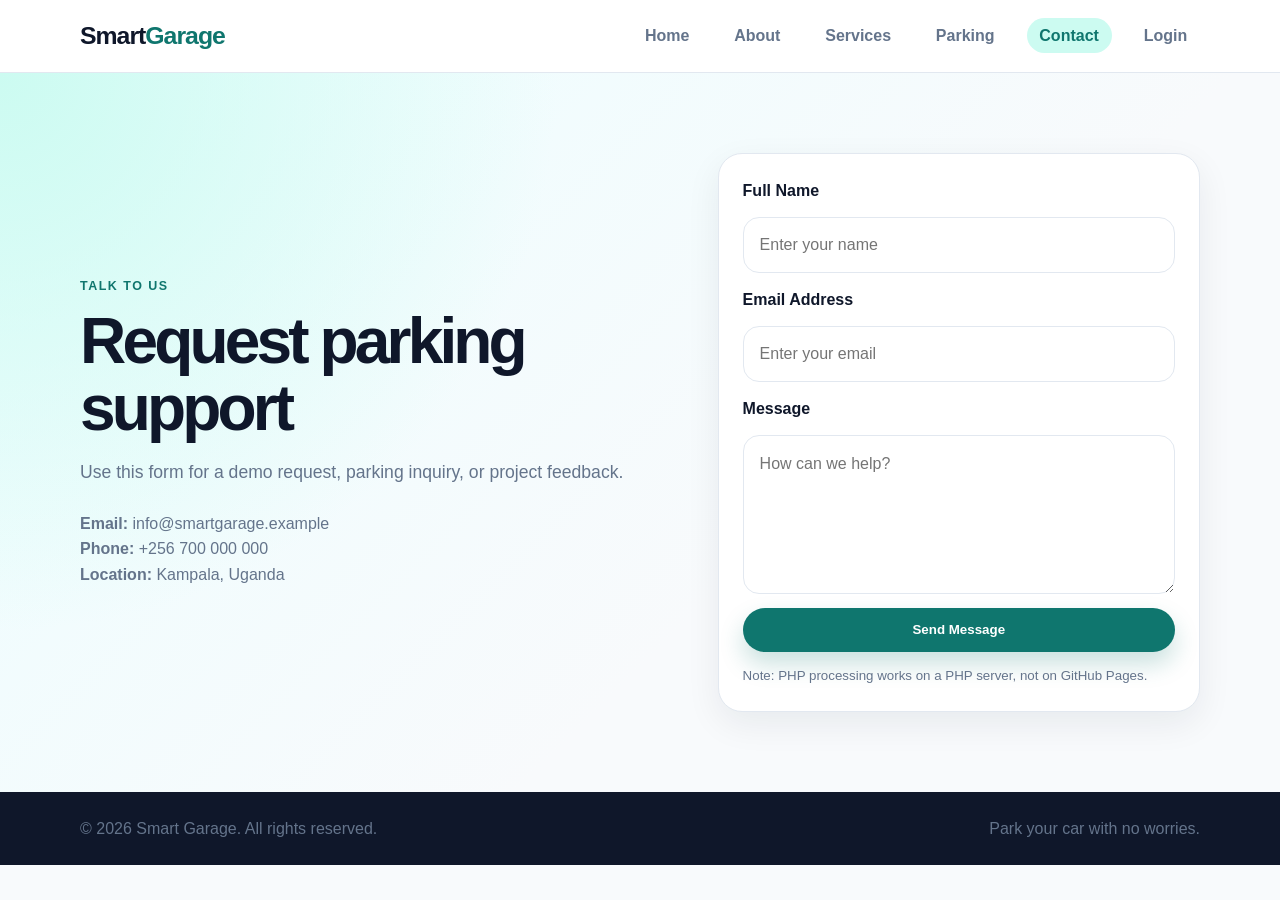
<file: contact.html>
<!DOCTYPE html>
<html lang="en">
<head>
  <meta charset="UTF-8" />
  <meta name="viewport" content="width=device-width, initial-scale=1.0" />
  <title>Contact | Smart Garage</title>
  <link rel="stylesheet" href="Assets/css/styles.css" />
</head>
<body>
  <header class="site-header">
    <nav class="navbar container">
      <a class="logo" href="index.html">Smart<span>Garage</span></a>
      <button class="menu-toggle" aria-label="Open navigation">☰</button>
      <ul class="nav-links">
        <li><a href="index.html" class="">Home</a></li>
<li><a href="about.html" class="">About</a></li>
<li><a href="services.html" class="">Services</a></li>
<li><a href="parking.html" class="">Parking</a></li>
<li><a href="contact.html" class="active">Contact</a></li>
        <li><a href="login.html">Login</a></li>
      </ul>
    </nav>
  </header>

  <main>
    <section class="page-hero">
      <div class="container contact-grid">
        <div><p class="eyebrow">Talk to us</p><h1>Request parking support</h1><p class="lead">Use this form for a demo request, parking inquiry, or project feedback.</p><div class="contact-details"><p><strong>Email:</strong> info@smartgarage.example</p><p><strong>Phone:</strong> +256 700 000 000</p><p><strong>Location:</strong> Kampala, Uganda</p></div></div>
        <form class="contact-form" action="contact.php" method="POST"><label for="name">Full Name</label><input type="text" id="name" name="name" placeholder="Enter your name" required><label for="email">Email Address</label><input type="email" id="email" name="email" placeholder="Enter your email" required><label for="message">Message</label><textarea id="message" name="message" rows="5" placeholder="How can we help?" required></textarea><button type="submit" class="btn btn-primary">Send Message</button><small>Note: PHP processing works on a PHP server, not on GitHub Pages.</small></form>
      </div>
    </section>
  </main>

  <footer class="footer">
    <div class="container footer-grid">
      <p>© 2026 Smart Garage. All rights reserved.</p>
      <p>Park your car with no worries.</p>
    </div>
  </footer>

  <script src="Assets/js/script.js"></script>
</body>
</html>
</file>
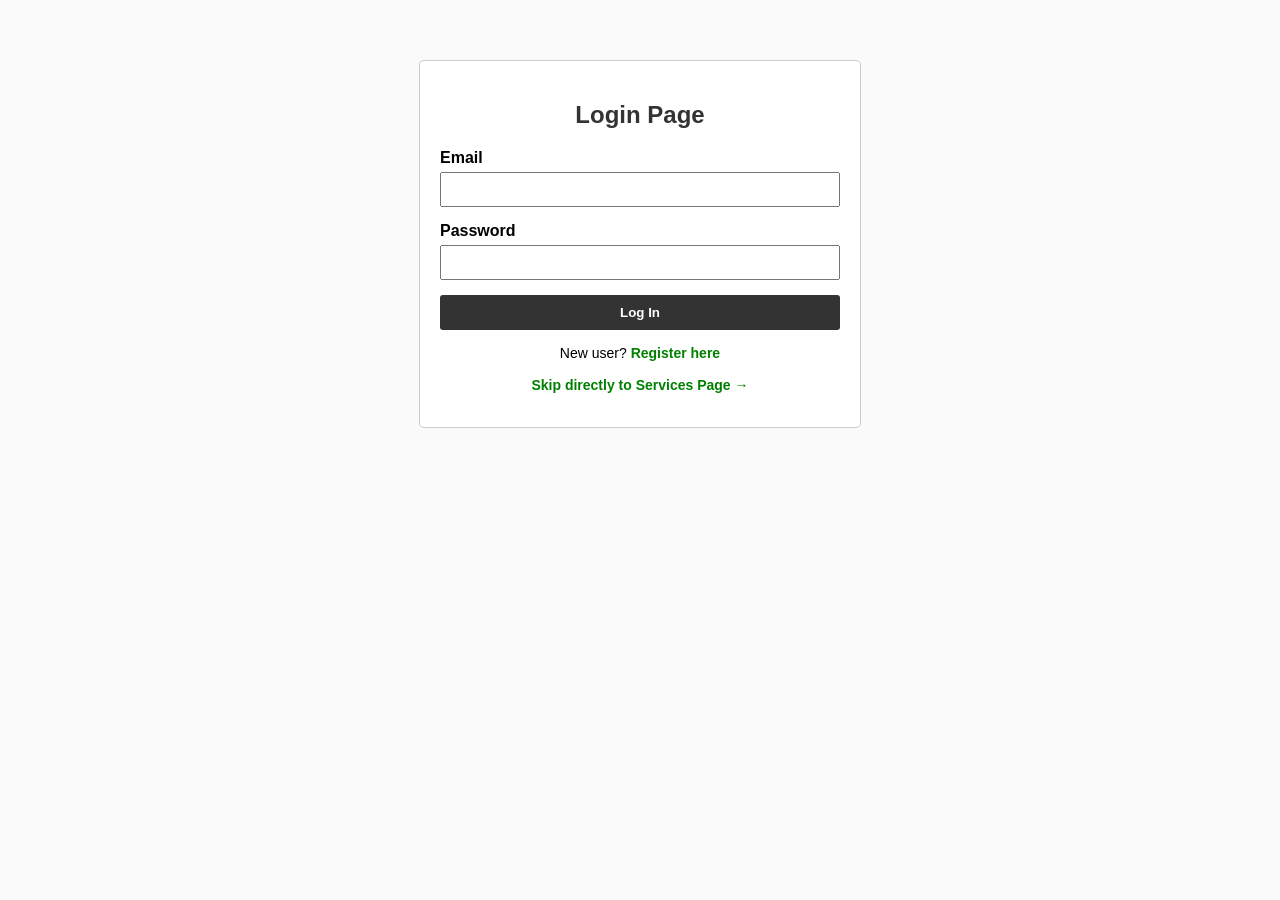
<file: login.html>
<!DOCTYPE html>
<html lang="en">
<head>
    <meta charset="UTF-8">
    <meta name="viewport" content="width=device-width, initial-scale=1.0">
    <title>Login</title>
    <style>
        body { font-family: Arial, sans-serif; margin: 0; padding: 20px; background-color: #fafafa; }
        .form-container { max-width: 400px; margin: 40px auto; padding: 20px; border: 1px solid #ccc; border-radius: 5px; background: #fff; }
        h2 { color: #333; text-align: center; }
        .form-group { margin-bottom: 15px; }
        label { display: block; margin-bottom: 5px; font-weight: bold; }
        input { width: 100%; padding: 8px; box-sizing: border-box; }
        button { background-color: #333; color: white; border: none; padding: 10px; width: 100%; cursor: pointer; border-radius: 3px; font-weight: bold; }
        button:hover { background-color: #111; }
        .link-note { text-align: center; margin-top: 15px; font-size: 14px; }
        .link-note a { color: green; font-weight: bold; text-decoration: none; }
    </style>
</head>
<body>

    <div class="form-container">
        <h2>Login Page</h2>
        <form action="services.html" method="get">
            <div class="form-group">
                <label>Email</label>
                <input type="email" required>
            </div>
            <div class="form-group">
                <label>Password</label>
                <input type="password" required>
            </div>
            <button type="submit">Log In</button>
        </form>
        
        <p class="link-note">
            New user? <a href="register.html">Register here</a><br><br>
            <a href="services.html">Skip directly to Services Page →</a>
        </p>
    </div>

</body>
</html>
</file>
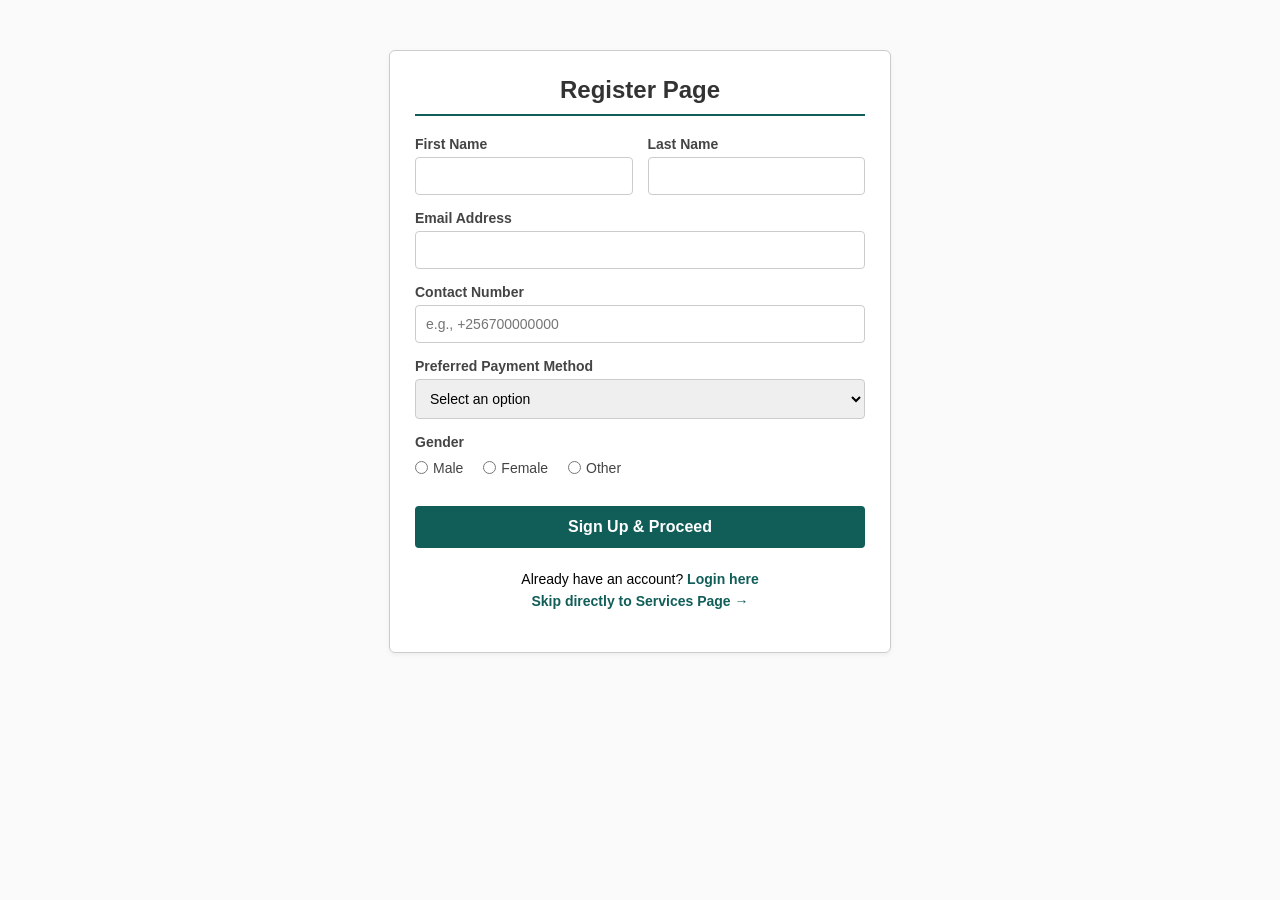
<file: register.html>
<!DOCTYPE html>
<html lang="en">
<head>
    <meta charset="UTF-8">
    <meta name="viewport" content="width=device-width, initial-scale=1.0">
    <title>Register Account</title>
    <style>
        body { 
            font-family: Arial, sans-serif; 
            margin: 0; 
            padding: 20px; 
            background-color: #fafafa; 
        }
        .form-container { 
            max-width: 450px; 
            margin: 30px auto; 
            padding: 25px; 
            border: 1px solid #ccc; 
            border-radius: 6px; 
            background: #fff; 
            box-shadow: 0 2px 5px rgba(0,0,0,0.05);
        }
        h2 { 
            color: #333; 
            text-align: center; 
            margin-top: 0;
            border-bottom: 2px solid #115e59;
            padding-bottom: 10px;
        }
        .form-group { 
            margin-bottom: 15px; 
        }
        .form-row {
            display: flex;
            gap: 15px;
        }
        .form-row .form-group {
            flex: 1;
        }
        label { 
            display: block; 
            margin-bottom: 5px; 
            font-weight: bold; 
            font-size: 14px;
            color: #444;
        }
        input, select { 
            width: 100%; 
            padding: 10px; 
            box-sizing: border-box; 
            border: 1px solid #ccc;
            border-radius: 4px;
            font-size: 14px;
        }
        .radio-group {
            display: flex;
            gap: 20px;
            padding-top: 5px;
        }
        .radio-group label {
            font-weight: normal;
            display: flex;
            align-items: center;
            gap: 5px;
            cursor: pointer;
        }
        .radio-group input[type="radio"] {
            width: auto;
            margin: 0;
        }
        button { 
            background-color: #115e59; 
            color: white; 
            border: none; 
            padding: 12px; 
            width: 100%; 
            cursor: pointer; 
            border-radius: 4px; 
            font-weight: bold; 
            font-size: 16px;
            margin-top: 10px;
        }
        button:hover { 
            background-color: #115e59; 
        }
        .link-note { 
            text-align: center; 
            margin-top: 20px; 
            font-size: 14px; 
            line-height: 1.6;
        }
        .link-note a { 
            color: #115e59; 
            font-weight: bold; 
            text-decoration: none; 
        }
    </style>
</head>
<body>

    <div class="form-container">
        <h2>Register Page</h2>
        <form action="services.html" method="get">
            
            <div class="form-row">
                <div class="form-group">
                    <label for="firstName">First Name</label>
                    <input type="text" id="firstName" name="firstName" required>
                </div>
                <div class="form-group">
                    <label for="lastName">Last Name</label>
                    <input type="text" id="lastName" name="lastName" required>
                </div>
            </div>

            <div class="form-group">
                <label for="email">Email Address</label>
                <input type="email" id="email" name="email" required>
            </div>

            <div class="form-group">
                <label for="contact">Contact Number</label>
                <input type="tel" id="contact" name="contact" placeholder="e.g., +256700000000" required>
            </div>

            <div class="form-group">
                <label for="paymentMethod">Preferred Payment Method</label>
                <select id="paymentMethod" name="paymentMethod" required>
                    <option value="" disabled selected>Select an option</option>
                    <option value="mobile_money">Mobile Money</option>
                    <option value="card">Credit/Debit Card</option>
                    <option value="digital_wallet">Digital Wallet</option>
                </select>
            </div>

            <div class="form-group">
                <label>Gender</label>
                <div class="radio-group">
                    <label>
                        <input type="radio" name="gender" value="male" required> Male
                    </label>
                    <label>
                        <input type="radio" name="gender" value="female" required> Female
                    </label>
                    <label>
                        <input type="radio" name="gender" value="other" required> Other
                    </label>
                </div>
            </div>

            <button type="submit">Sign Up & Proceed</button>
        </form>
        
        <p class="link-note">
            Already have an account? <a href="login.html">Login here</a><br>
            <a href="services.html">Skip directly to Services Page →</a>
        </p>
    </div>

</body>
</html>
</file>
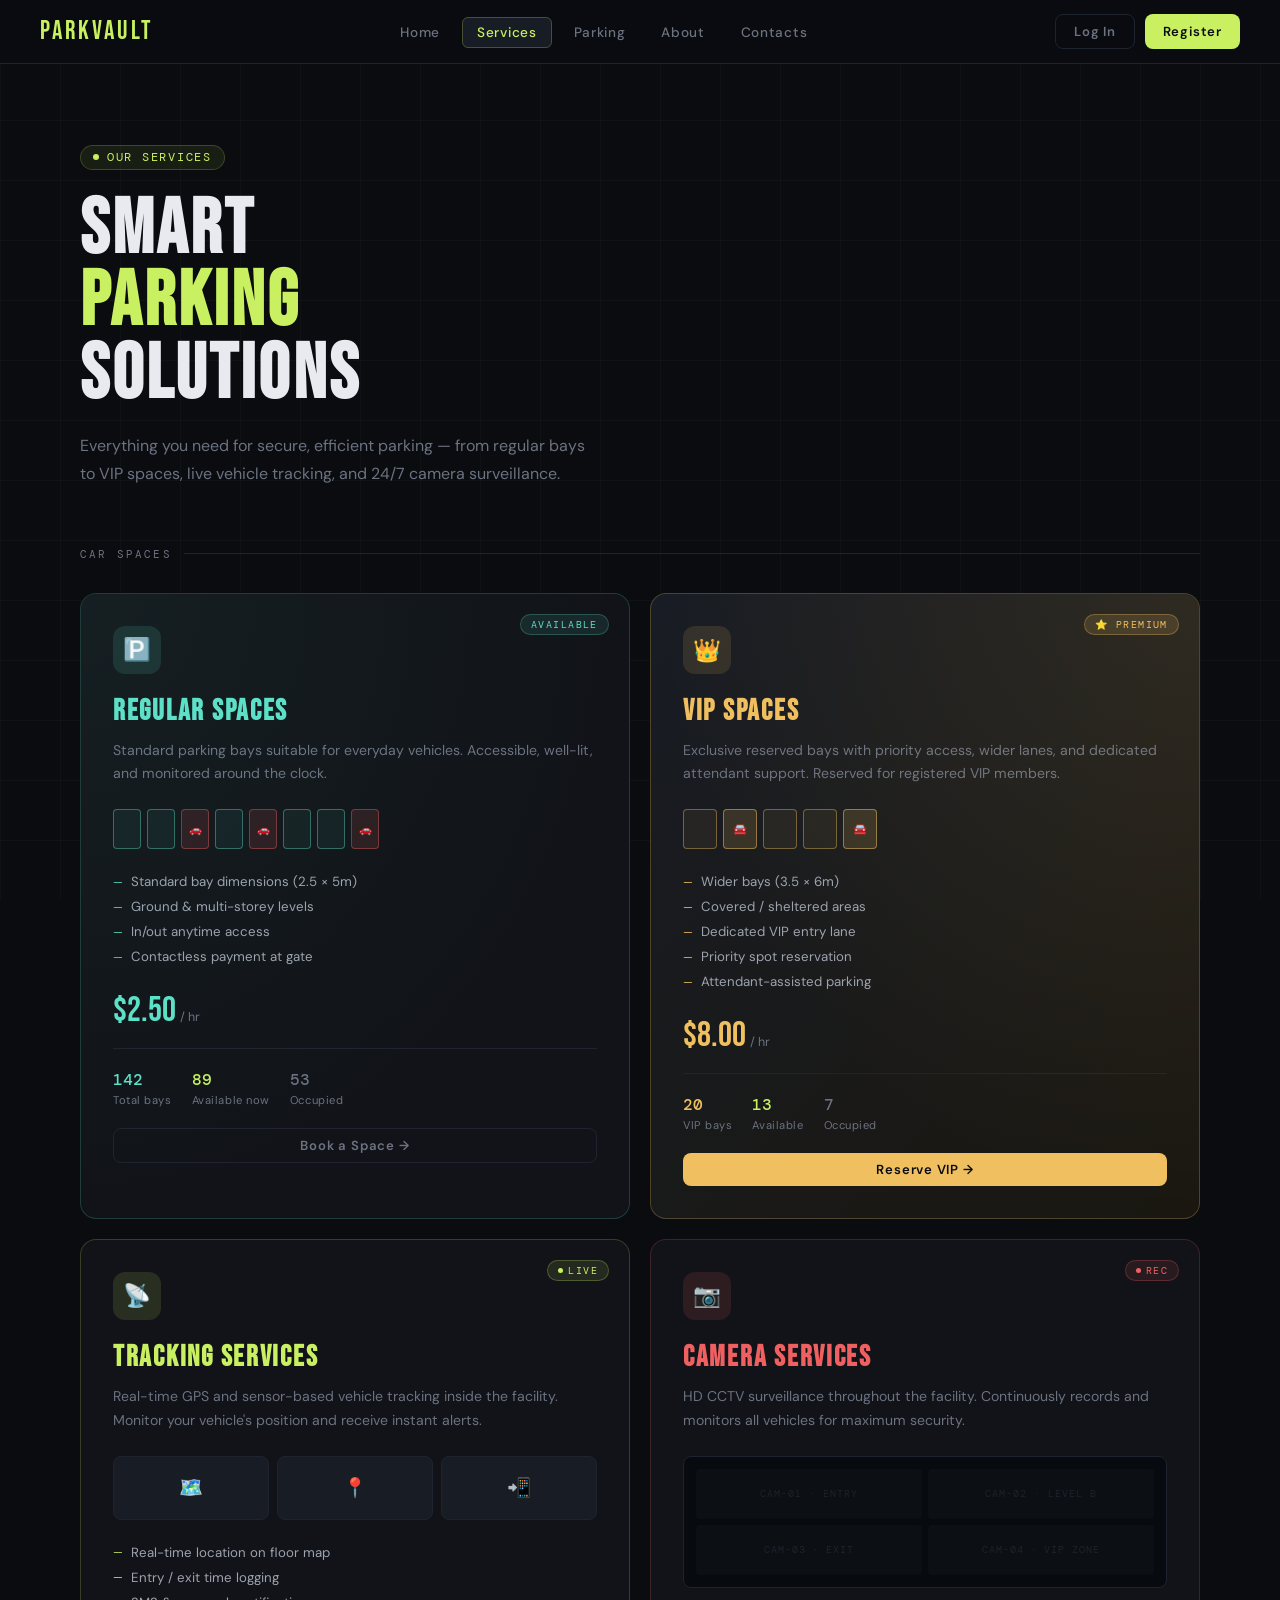
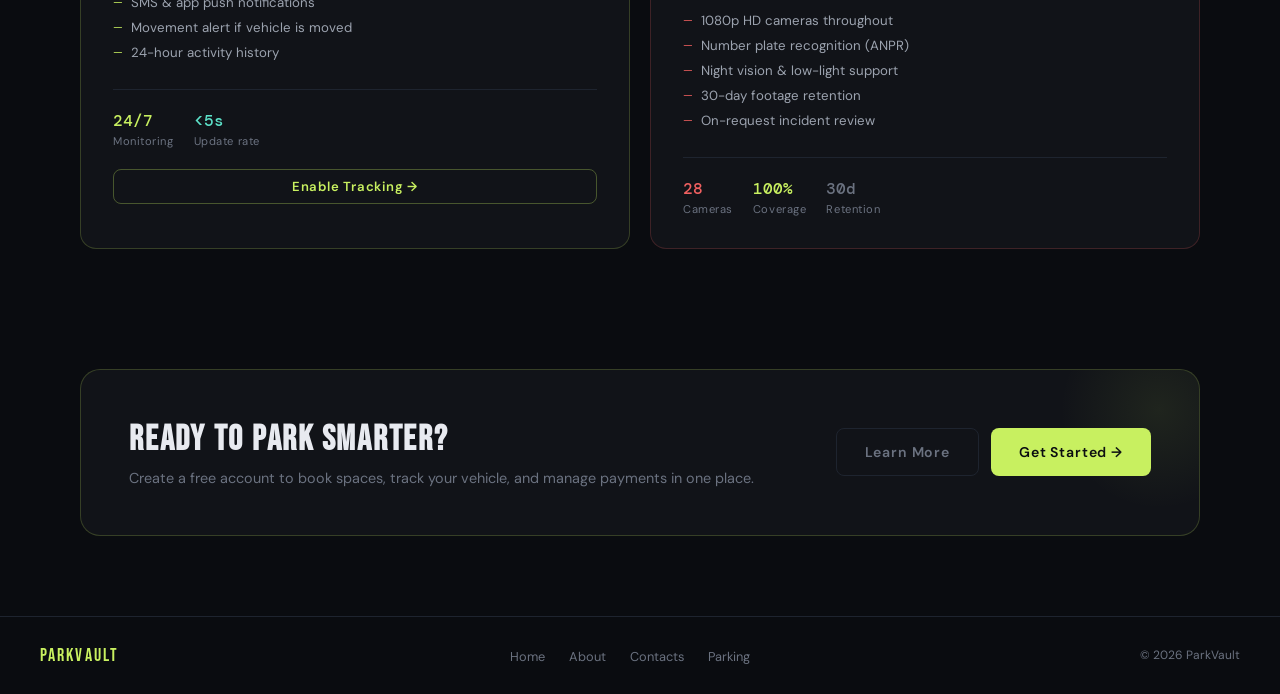
<file: services.html>
<!DOCTYPE html>
<html lang="en">
<head>
  <meta charset="UTF-8" />
  <meta name="viewport" content="width=device-width, initial-scale=1.0"/>
  <title>ParkVault — Services</title>
  <link href="https://fonts.googleapis.com/css2?family=Bebas+Neue&family=DM+Sans:wght@300;400;500;600&family=DM+Mono:wght@400;500&display=swap" rel="stylesheet"/>
  <style>
    :root {
      --bg: #0a0c10;
      --surface: #111318;
      --surface2: #181c24;
      --border: #1e242f;
      --accent: #c8f060;
      --accent2: #5ce0c8;
      --gold: #f0c060;
      --text: #e8eaf0;
      --muted: #6b7280;
      --danger: #f06060;
    }

    *, *::before, *::after { box-sizing: border-box; margin: 0; padding: 0; }

    body {
      font-family: 'DM Sans', sans-serif;
      background: var(--bg);
      color: var(--text);
      min-height: 100vh;
      overflow-x: hidden;
    }

    /* Grid background */
    body::before {
      content: '';
      position: fixed;
      inset: 0;
      background-image:
        linear-gradient(rgba(200,240,96,0.03) 1px, transparent 1px),
        linear-gradient(90deg, rgba(200,240,96,0.03) 1px, transparent 1px);
      background-size: 60px 60px;
      pointer-events: none;
      z-index: 0;
    }

    /* ── NAV ── */
    nav {
      position: sticky;
      top: 0;
      z-index: 100;
      background: rgba(10,12,16,0.88);
      backdrop-filter: blur(16px);
      border-bottom: 1px solid var(--border);
      display: flex;
      align-items: center;
      justify-content: space-between;
      padding: 0 40px;
      height: 64px;
    }

    .logo {
      font-family: 'Bebas Neue', sans-serif;
      font-size: 1.6rem;
      letter-spacing: 0.12em;
      color: var(--accent);
    }

    .nav-links {
      display: flex;
      gap: 8px;
      list-style: none;
    }

    .nav-links a {
      text-decoration: none;
      color: var(--muted);
      font-size: 0.85rem;
      font-weight: 500;
      letter-spacing: 0.05em;
      padding: 6px 14px;
      border-radius: 6px;
      transition: all 0.2s;
    }

    .nav-links a:hover,
    .nav-links a.active {
      color: var(--text);
      background: var(--surface2);
    }

    .nav-links a.active {
      color: var(--accent);
      border: 1px solid rgba(200,240,96,0.25);
    }

    .nav-cta {
      display: flex;
      gap: 10px;
    }

    .btn {
      font-family: 'DM Sans', sans-serif;
      font-size: 0.82rem;
      font-weight: 600;
      letter-spacing: 0.06em;
      padding: 8px 18px;
      border-radius: 8px;
      cursor: pointer;
      text-decoration: none;
      transition: all 0.2s;
      border: none;
      display: inline-flex;
      align-items: center;
      gap: 6px;
    }

    .btn-outline {
      background: transparent;
      border: 1px solid var(--border);
      color: var(--muted);
    }

    .btn-outline:hover {
      border-color: var(--accent);
      color: var(--accent);
    }

    .btn-primary {
      background: var(--accent);
      color: #0a0c10;
    }

    .btn-primary:hover {
      background: #d8ff70;
      transform: translateY(-1px);
      box-shadow: 0 4px 20px rgba(200,240,96,0.3);
    }

    /* ── HERO ── */
    .hero {
      position: relative;
      z-index: 1;
      padding: 80px 40px 60px;
      max-width: 1200px;
      margin: 0 auto;
    }

    .hero-tag {
      display: inline-flex;
      align-items: center;
      gap: 8px;
      font-family: 'DM Mono', monospace;
      font-size: 0.72rem;
      letter-spacing: 0.15em;
      color: var(--accent);
      background: rgba(200,240,96,0.08);
      border: 1px solid rgba(200,240,96,0.2);
      padding: 4px 12px;
      border-radius: 100px;
      margin-bottom: 24px;
      text-transform: uppercase;
    }

    .hero-tag::before {
      content: '';
      width: 6px; height: 6px;
      border-radius: 50%;
      background: var(--accent);
      animation: pulse 2s infinite;
    }

    @keyframes pulse {
      0%, 100% { opacity: 1; }
      50% { opacity: 0.3; }
    }

    .hero h1 {
      font-family: 'Bebas Neue', sans-serif;
      font-size: clamp(3rem, 6vw, 5.5rem);
      line-height: 0.95;
      letter-spacing: 0.04em;
      margin-bottom: 20px;
    }

    .hero h1 span {
      color: var(--accent);
    }

    .hero p {
      color: var(--muted);
      font-size: 1rem;
      max-width: 520px;
      line-height: 1.7;
    }

    /* ── SERVICES GRID ── */
    .services-section {
      position: relative;
      z-index: 1;
      max-width: 1200px;
      margin: 0 auto;
      padding: 0 40px 100px;
    }

    .section-label {
      font-family: 'DM Mono', monospace;
      font-size: 0.68rem;
      letter-spacing: 0.2em;
      color: var(--muted);
      text-transform: uppercase;
      margin-bottom: 32px;
      display: flex;
      align-items: center;
      gap: 12px;
    }

    .section-label::after {
      content: '';
      flex: 1;
      height: 1px;
      background: var(--border);
    }

    /* Parking Spaces */
    .spaces-grid {
      display: grid;
      grid-template-columns: 1fr 1fr;
      gap: 20px;
      margin-bottom: 20px;
    }

    .card {
      background: var(--surface);
      border: 1px solid var(--border);
      border-radius: 16px;
      padding: 32px;
      position: relative;
      overflow: hidden;
      transition: transform 0.3s, border-color 0.3s, box-shadow 0.3s;
      cursor: default;
      animation: fadeUp 0.5s ease both;
    }

    @keyframes fadeUp {
      from { opacity: 0; transform: translateY(24px); }
      to   { opacity: 1; transform: translateY(0); }
    }

    .card:nth-child(1) { animation-delay: 0.1s; }
    .card:nth-child(2) { animation-delay: 0.2s; }
    .card:nth-child(3) { animation-delay: 0.3s; }
    .card:nth-child(4) { animation-delay: 0.4s; }

    .card::before {
      content: '';
      position: absolute;
      inset: 0;
      opacity: 0;
      transition: opacity 0.3s;
      border-radius: 16px;
    }

    .card:hover {
      transform: translateY(-4px);
    }

    /* Regular space */
    .card-regular {
      border-color: rgba(92,224,200,0.2);
    }
    .card-regular::before {
      background: radial-gradient(ellipse at top left, rgba(92,224,200,0.06) 0%, transparent 70%);
    }
    .card-regular:hover {
      border-color: rgba(92,224,200,0.45);
      box-shadow: 0 8px 40px rgba(92,224,200,0.12);
    }
    .card-regular::before { opacity: 1; }

    /* VIP space */
    .card-vip {
      border-color: rgba(240,192,96,0.25);
      background: linear-gradient(135deg, #181c24 0%, #1a1710 100%);
    }
    .card-vip::before {
      background: radial-gradient(ellipse at top right, rgba(240,192,96,0.1) 0%, transparent 70%);
      opacity: 1;
    }
    .card-vip:hover {
      border-color: rgba(240,192,96,0.5);
      box-shadow: 0 8px 40px rgba(240,192,96,0.15);
    }

    /* Tracking / Camera */
    .card-tracking {
      border-color: rgba(200,240,96,0.2);
    }
    .card-tracking:hover {
      border-color: rgba(200,240,96,0.45);
      box-shadow: 0 8px 40px rgba(200,240,96,0.1);
    }

    .card-camera {
      border-color: rgba(240,96,96,0.2);
    }
    .card-camera:hover {
      border-color: rgba(240,96,96,0.4);
      box-shadow: 0 8px 40px rgba(240,96,96,0.1);
    }

    .card-icon {
      width: 48px; height: 48px;
      border-radius: 12px;
      display: flex;
      align-items: center;
      justify-content: center;
      font-size: 1.4rem;
      margin-bottom: 20px;
    }

    .icon-teal  { background: rgba(92,224,200,0.12); }
    .icon-gold  { background: rgba(240,192,96,0.12); }
    .icon-green { background: rgba(200,240,96,0.12); }
    .icon-red   { background: rgba(240,96,96,0.12);  }

    .card-badge {
      position: absolute;
      top: 20px; right: 20px;
      font-family: 'DM Mono', monospace;
      font-size: 0.62rem;
      letter-spacing: 0.15em;
      text-transform: uppercase;
      padding: 3px 10px;
      border-radius: 100px;
    }

    .badge-premium {
      background: rgba(240,192,96,0.15);
      color: var(--gold);
      border: 1px solid rgba(240,192,96,0.3);
    }

    .badge-available {
      background: rgba(92,224,200,0.1);
      color: var(--accent2);
      border: 1px solid rgba(92,224,200,0.25);
    }

    .badge-live {
      background: rgba(200,240,96,0.1);
      color: var(--accent);
      border: 1px solid rgba(200,240,96,0.25);
      display: flex;
      align-items: center;
      gap: 5px;
    }

    .badge-live::before {
      content: '';
      width: 5px; height: 5px;
      border-radius: 50%;
      background: var(--accent);
      animation: pulse 1.5s infinite;
    }

    .card h2 {
      font-family: 'Bebas Neue', sans-serif;
      font-size: 1.8rem;
      letter-spacing: 0.06em;
      margin-bottom: 10px;
    }

    .card-regular h2 { color: var(--accent2); }
    .card-vip h2     { color: var(--gold); }
    .card-tracking h2 { color: var(--accent); }
    .card-camera h2  { color: var(--danger); }

    .card p {
      color: var(--muted);
      font-size: 0.88rem;
      line-height: 1.65;
      margin-bottom: 24px;
    }

    .card-features {
      list-style: none;
      display: flex;
      flex-direction: column;
      gap: 8px;
      margin-bottom: 28px;
    }

    .card-features li {
      font-size: 0.83rem;
      color: #9ca3af;
      display: flex;
      align-items: center;
      gap: 8px;
    }

    .card-features li::before {
      content: '—';
      font-size: 0.7rem;
      color: var(--border);
    }

    .card-regular .card-features li::before { color: var(--accent2); }
    .card-vip     .card-features li::before { color: var(--gold); }
    .card-tracking .card-features li::before { color: var(--accent); }
    .card-camera  .card-features li::before { color: var(--danger); }

    /* Space visual */
    .space-visual {
      display: flex;
      gap: 6px;
      margin-bottom: 24px;
      flex-wrap: wrap;
    }

    .space-slot {
      width: 28px; height: 40px;
      border-radius: 4px;
      border: 1px solid;
      position: relative;
    }

    .slot-available {
      border-color: rgba(92,224,200,0.4);
      background: rgba(92,224,200,0.06);
    }

    .slot-occupied {
      border-color: rgba(240,96,96,0.4);
      background: rgba(240,96,96,0.12);
    }

    .slot-occupied::after {
      content: '🚗';
      font-size: 0.65rem;
      position: absolute;
      inset: 0;
      display: flex;
      align-items: center;
      justify-content: center;
    }

    .slot-vip {
      border-color: rgba(240,192,96,0.4);
      background: rgba(240,192,96,0.06);
      width: 34px;
    }

    .slot-vip-occ {
      border-color: rgba(240,192,96,0.5);
      background: rgba(240,192,96,0.15);
      width: 34px;
    }

    .slot-vip-occ::after {
      content: '🚘';
      font-size: 0.7rem;
      position: absolute;
      inset: 0;
      display: flex;
      align-items: center;
      justify-content: center;
    }

    /* Camera feed preview */
    .camera-preview {
      background: #070a0e;
      border: 1px solid var(--border);
      border-radius: 8px;
      padding: 12px;
      margin-bottom: 24px;
      font-family: 'DM Mono', monospace;
      font-size: 0.68rem;
      color: var(--muted);
      display: grid;
      grid-template-columns: 1fr 1fr;
      gap: 6px;
    }

    .cam-feed {
      background: #0c0f14;
      border-radius: 4px;
      height: 50px;
      display: flex;
      align-items: center;
      justify-content: center;
      font-size: 0.6rem;
      color: #374151;
      position: relative;
      overflow: hidden;
    }

    .cam-feed::before {
      content: '';
      position: absolute;
      top: 0; left: -100%;
      width: 100%; height: 1px;
      background: linear-gradient(90deg, transparent, rgba(240,96,96,0.5), transparent);
      animation: scan 3s linear infinite;
    }

    @keyframes scan {
      to { left: 100%; top: 100%; }
    }

    .cam-feed span { opacity: 0.4; letter-spacing: 0.1em; }

    /* Pricing row */
    .pricing-row {
      display: flex;
      align-items: baseline;
      gap: 4px;
      margin-bottom: 20px;
    }

    .price-amount {
      font-family: 'Bebas Neue', sans-serif;
      font-size: 2.2rem;
      line-height: 1;
    }

    .card-regular .price-amount { color: var(--accent2); }
    .card-vip     .price-amount { color: var(--gold); }

    .price-unit {
      font-size: 0.78rem;
      color: var(--muted);
    }

    /* Bottom stats row */
    .card-stats {
      display: flex;
      gap: 20px;
      padding-top: 20px;
      border-top: 1px solid var(--border);
    }

    .stat {
      display: flex;
      flex-direction: column;
      gap: 3px;
    }

    .stat-val {
      font-family: 'DM Mono', monospace;
      font-size: 1rem;
      font-weight: 500;
    }

    .stat-label {
      font-size: 0.7rem;
      color: var(--muted);
      letter-spacing: 0.05em;
    }

    /* Full-width cards */
    .card-full {
      grid-column: 1 / -1;
    }

    .card-full-inner {
      display: grid;
      grid-template-columns: 1fr 1fr;
      gap: 40px;
    }

    /* CTA section */
    .cta-section {
      position: relative;
      z-index: 1;
      max-width: 1200px;
      margin: 0 auto;
      padding: 0 40px 80px;
    }

    .cta-bar {
      background: var(--surface);
      border: 1px solid rgba(200,240,96,0.2);
      border-radius: 20px;
      padding: 48px;
      display: flex;
      align-items: center;
      justify-content: space-between;
      gap: 40px;
      position: relative;
      overflow: hidden;
      animation: fadeUp 0.5s ease 0.5s both;
    }

    .cta-bar::after {
      content: '';
      position: absolute;
      right: -60px; top: -60px;
      width: 200px; height: 200px;
      border-radius: 50%;
      background: radial-gradient(circle, rgba(200,240,96,0.08) 0%, transparent 70%);
      pointer-events: none;
    }

    .cta-bar h3 {
      font-family: 'Bebas Neue', sans-serif;
      font-size: 2.2rem;
      letter-spacing: 0.05em;
      margin-bottom: 8px;
    }

    .cta-bar p {
      color: var(--muted);
      font-size: 0.9rem;
    }

    .cta-actions {
      display: flex;
      gap: 12px;
      flex-shrink: 0;
    }

    .btn-lg {
      padding: 14px 28px;
      font-size: 0.88rem;
    }

    /* ── FOOTER ── */
    footer {
      position: relative;
      z-index: 1;
      border-top: 1px solid var(--border);
      padding: 28px 40px;
      display: flex;
      align-items: center;
      justify-content: space-between;
    }

    footer .logo { font-size: 1.1rem; }

    .footer-links {
      display: flex;
      gap: 24px;
      list-style: none;
    }

    .footer-links a {
      font-size: 0.8rem;
      color: var(--muted);
      text-decoration: none;
      transition: color 0.2s;
    }

    .footer-links a:hover { color: var(--text); }

    /* ── Image placeholder (for pics noted in diagram) ── */
    .img-mosaic {
      display: grid;
      grid-template-columns: 1fr 1fr 1fr;
      gap: 8px;
      margin-bottom: 24px;
    }

    .img-tile {
      height: 64px;
      border-radius: 8px;
      background: var(--surface2);
      border: 1px solid var(--border);
      display: flex;
      align-items: center;
      justify-content: center;
      font-size: 1.2rem;
      color: var(--muted);
    }

    @media (max-width: 768px) {
      .spaces-grid { grid-template-columns: 1fr; }
      .card-full-inner { grid-template-columns: 1fr; gap: 24px; }
      nav { padding: 0 20px; }
      .hero, .services-section, .cta-section { padding-left: 20px; padding-right: 20px; }
      .cta-bar { flex-direction: column; }
      footer { flex-direction: column; gap: 16px; text-align: center; }
    }
  </style>
</head>
<body>

  <!-- ── NAV ── -->
  <nav>
    <span class="logo">PARKVAULT</span>
    <ul class="nav-links">
      <li><a href="index.html">Home</a></li>
      <li><a href="services.html" class="active">Services</a></li>
      <li><a href="parking.html">Parking</a></li>
      <li><a href="about.html">About</a></li>
      <li><a href="contacts.html">Contacts</a></li>
    </ul>
    <div class="nav-cta">
      <a href="login.html" class="btn btn-outline">Log In</a>
      <a href="register.html" class="btn btn-primary">Register</a>
    </div>
  </nav>

  <!-- ── HERO ── -->
  <section class="hero">
    <div class="hero-tag">Our Services</div>
    <h1>SMART<br/><span>PARKING</span><br/>SOLUTIONS</h1>
    <p>Everything you need for secure, efficient parking — from regular bays to VIP spaces, live vehicle tracking, and 24/7 camera surveillance.</p>
  </section>

  <!-- ── SERVICES ── -->
  <section class="services-section">
    <p class="section-label">Car Spaces</p>

    <div class="spaces-grid">

      <!-- Regular -->
      <div class="card card-regular">
        <span class="card-badge badge-available">Available</span>
        <div class="card-icon icon-teal">🅿️</div>
        <h2>Regular Spaces</h2>
        <p>Standard parking bays suitable for everyday vehicles. Accessible, well-lit, and monitored around the clock.</p>

        <div class="space-visual">
          <div class="space-slot slot-available"></div>
          <div class="space-slot slot-available"></div>
          <div class="space-slot slot-occupied"></div>
          <div class="space-slot slot-available"></div>
          <div class="space-slot slot-occupied"></div>
          <div class="space-slot slot-available"></div>
          <div class="space-slot slot-available"></div>
          <div class="space-slot slot-occupied"></div>
        </div>

        <ul class="card-features">
          <li>Standard bay dimensions (2.5 × 5m)</li>
          <li>Ground & multi-storey levels</li>
          <li>In/out anytime access</li>
          <li>Contactless payment at gate</li>
        </ul>

        <div class="pricing-row">
          <span class="price-amount">$2.50</span>
          <span class="price-unit">/ hr</span>
        </div>

        <div class="card-stats">
          <div class="stat">
            <span class="stat-val" style="color:var(--accent2)">142</span>
            <span class="stat-label">Total bays</span>
          </div>
          <div class="stat">
            <span class="stat-val" style="color:var(--accent)">89</span>
            <span class="stat-label">Available now</span>
          </div>
          <div class="stat">
            <span class="stat-val" style="color:var(--muted)">53</span>
            <span class="stat-label">Occupied</span>
          </div>
        </div>

        <br/>
        <a href="parking.html" class="btn btn-outline" style="width:100%; justify-content:center;">Book a Space →</a>
      </div>

      <!-- VIP -->
      <div class="card card-vip">
        <span class="card-badge badge-premium">⭐ Premium</span>
        <div class="card-icon icon-gold">👑</div>
        <h2>VIP Spaces</h2>
        <p>Exclusive reserved bays with priority access, wider lanes, and dedicated attendant support. Reserved for registered VIP members.</p>

        <div class="space-visual">
          <div class="space-slot slot-vip"></div>
          <div class="space-slot slot-vip-occ"></div>
          <div class="space-slot slot-vip"></div>
          <div class="space-slot slot-vip"></div>
          <div class="space-slot slot-vip-occ"></div>
        </div>

        <ul class="card-features">
          <li>Wider bays (3.5 × 6m)</li>
          <li>Covered / sheltered areas</li>
          <li>Dedicated VIP entry lane</li>
          <li>Priority spot reservation</li>
          <li>Attendant-assisted parking</li>
        </ul>

        <div class="pricing-row">
          <span class="price-amount">$8.00</span>
          <span class="price-unit">/ hr</span>
        </div>

        <div class="card-stats">
          <div class="stat">
            <span class="stat-val" style="color:var(--gold)">20</span>
            <span class="stat-label">VIP bays</span>
          </div>
          <div class="stat">
            <span class="stat-val" style="color:var(--accent)">13</span>
            <span class="stat-label">Available</span>
          </div>
          <div class="stat">
            <span class="stat-val" style="color:var(--muted)">7</span>
            <span class="stat-label">Occupied</span>
          </div>
        </div>

        <br/>
        <a href="parking.html" class="btn btn-primary" style="width:100%; justify-content:center; background: var(--gold); color:#0a0c10;">Reserve VIP →</a>
      </div>

      <!-- Tracking -->
      <div class="card card-tracking">
        <span class="card-badge badge-live">Live</span>
        <div class="card-icon icon-green">📡</div>
        <h2>Tracking Services</h2>
        <p>Real-time GPS and sensor-based vehicle tracking inside the facility. Monitor your vehicle's position and receive instant alerts.</p>

        <div class="img-mosaic">
          <div class="img-tile">🗺️</div>
          <div class="img-tile">📍</div>
          <div class="img-tile">📲</div>
        </div>

        <ul class="card-features">
          <li>Real-time location on floor map</li>
          <li>Entry / exit time logging</li>
          <li>SMS & app push notifications</li>
          <li>Movement alert if vehicle is moved</li>
          <li>24-hour activity history</li>
        </ul>

        <div class="card-stats">
          <div class="stat">
            <span class="stat-val" style="color:var(--accent)">24/7</span>
            <span class="stat-label">Monitoring</span>
          </div>
          <div class="stat">
            <span class="stat-val" style="color:var(--accent2)">&lt;5s</span>
            <span class="stat-label">Update rate</span>
          </div>
        </div>

        <br/>
        <a href="parking.html" class="btn btn-outline" style="width:100%; justify-content:center; border-color:rgba(200,240,96,0.3); color:var(--accent);">Enable Tracking →</a>
      </div>

      <!-- Camera -->
      <div class="card card-camera">
        <span class="card-badge" style="background:rgba(240,96,96,0.1);color:var(--danger);border:1px solid rgba(240,96,96,0.25);font-family:'DM Mono',monospace;font-size:0.62rem;letter-spacing:0.15em;text-transform:uppercase;padding:3px 10px;border-radius:100px;display:flex;align-items:center;gap:5px;"><span style="width:5px;height:5px;border-radius:50%;background:var(--danger);animation:pulse 1.5s infinite;display:inline-block;"></span>REC</span>
        <div class="card-icon icon-red">📷</div>
        <h2>Camera Services</h2>
        <p>HD CCTV surveillance throughout the facility. Continuously records and monitors all vehicles for maximum security.</p>

        <div class="camera-preview">
          <div class="cam-feed"><span>CAM-01 · ENTRY</span></div>
          <div class="cam-feed"><span>CAM-02 · LEVEL B</span></div>
          <div class="cam-feed"><span>CAM-03 · EXIT</span></div>
          <div class="cam-feed"><span>CAM-04 · VIP ZONE</span></div>
        </div>

        <ul class="card-features">
          <li>1080p HD cameras throughout</li>
          <li>Number plate recognition (ANPR)</li>
          <li>Night vision & low-light support</li>
          <li>30-day footage retention</li>
          <li>On-request incident review</li>
        </ul>

        <div class="card-stats">
          <div class="stat">
            <span class="stat-val" style="color:var(--danger)">28</span>
            <span class="stat-label">Cameras</span>
          </div>
          <div class="stat">
            <span class="stat-val" style="color:var(--accent)">100%</span>
            <span class="stat-label">Coverage</span>
          </div>
          <div class="stat">
            <span class="stat-val" style="color:var(--muted)">30d</span>
            <span class="stat-label">Retention</span>
          </div>
        </div>
      </div>

    </div><!-- /spaces-grid -->
  </section>

  <!-- ── CTA ── -->
  <section class="cta-section">
    <div class="cta-bar">
      <div>
        <h3>READY TO PARK SMARTER?</h3>
        <p>Create a free account to book spaces, track your vehicle, and manage payments in one place.</p>
      </div>
      <div class="cta-actions">
        <a href="about.html" class="btn btn-outline btn-lg">Learn More</a>
        <a href="register.html" class="btn btn-primary btn-lg">Get Started →</a>
      </div>
    </div>
  </section>

  <!-- ── FOOTER ── -->
  <footer>
    <span class="logo">PARKVAULT</span>
    <ul class="footer-links">
      <li><a href="index.html">Home</a></li>
      <li><a href="about.html">About</a></li>
      <li><a href="contacts.html">Contacts</a></li>
      <li><a href="parking.html">Parking</a></li>
    </ul>
    <span style="font-size:0.75rem; color:var(--muted);">© 2026 ParkVault</span>
  </footer>

</body>
</html>
</file>
<file: Assets/css/styles.css>
:root {
  --primary: #0f766e;
  --primary-dark: #115e59;
  --secondary: #1e3a8a;
  --accent: #f59e0b;
  --dark: #0f172a;
  --muted: #64748b;
  --light: #f8fafc;
  --white: #ffffff;
  --border: #e2e8f0;
  --soft: #ecfeff;
  --shadow: 0 20px 45px rgba(15, 23, 42, 0.12);
}
* { box-sizing: border-box; margin: 0; padding: 0; }
html { scroll-behavior: smooth; }
body { font-family: Arial, Helvetica, sans-serif; color: var(--dark); background: var(--light); line-height: 1.6; }
a { color: inherit; text-decoration: none; }
img { max-width: 100%; display: block; }
.container { width: min(1120px, 92%); margin: auto; }
.site-header { background: rgba(255,255,255,0.95); border-bottom: 1px solid var(--border); position: sticky; top: 0; z-index: 50; backdrop-filter: blur(12px); }
.navbar { display: flex; align-items: center; justify-content: space-between; padding: 1rem 0; }
.logo { font-size: 1.55rem; font-weight: 900; letter-spacing: -0.04em; }
.logo span { color: var(--primary); }
.nav-links { display: flex; gap: 1.2rem; list-style: none; align-items: center; }
.nav-links a { font-weight: 700; color: var(--muted); padding: .55rem .8rem; border-radius: 999px; }
.nav-links a:hover, .nav-links a.active { color: var(--primary); background: #ccfbf1; }
.menu-toggle { display: none; border: 0; background: var(--primary); color: var(--white); padding: .5rem .75rem; border-radius: .7rem; font-size: 1.2rem; }
.hero, .page-hero { background: radial-gradient(circle at top left, #ccfbf1, transparent 38%), linear-gradient(135deg, #ecfeff 0%, #f8fafc 62%); padding: 5rem 0; }
.hero-grid, .two-columns, .contact-grid, .auth-grid { display: grid; grid-template-columns: 1.1fr .9fr; gap: 3rem; align-items: center; }
.eyebrow { color: var(--primary); text-transform: uppercase; letter-spacing: .12em; font-size: .78rem; font-weight: 800; margin-bottom: .7rem; }
h1 { font-size: clamp(2rem, 5vw, 4.5rem); line-height: 1.05; letter-spacing: -0.06em; margin-bottom: 1rem; }
h2 { font-size: clamp(1.55rem, 3vw, 2.6rem); line-height: 1.1; letter-spacing: -0.04em; margin-bottom: 1rem; }
h3 { margin-bottom: .55rem; }
p { color: var(--muted); }
.lead { font-size: 1.1rem; max-width: 760px; }
.hero-actions, .cta-actions { display: flex; gap: 1rem; margin-top: 2rem; flex-wrap: wrap; }
.btn { display: inline-flex; align-items: center; justify-content: center; border-radius: 999px; padding: .85rem 1.25rem; font-weight: 800; border: 1px solid transparent; cursor: pointer; }
.btn-primary { background: var(--primary); color: var(--white); box-shadow: 0 12px 24px rgba(15,118,110,.22); }
.btn-primary:hover { background: var(--primary-dark); }
.btn-secondary { background: var(--white); color: var(--dark); border-color: var(--border); }
.hero-card, .image-card { background: var(--white); border: 1px solid var(--border); padding: 1rem; border-radius: 2rem; box-shadow: var(--shadow); }
.hero-card img, .image-card img { border-radius: 1.5rem; width: 100%; height: 360px; object-fit: cover; }
.stats { display: grid; grid-template-columns: repeat(3, 1fr); gap: 1rem; margin-top: -2.5rem; position: relative; z-index: 5; }
.stats article { background: var(--white); border: 1px solid var(--border); border-radius: 1.4rem; padding: 1.5rem; box-shadow: 0 10px 30px rgba(15,23,42,.08); }
.stats strong { display: block; font-size: 2rem; color: var(--primary); }
.stats span { color: var(--muted); font-weight: 700; }
.section { padding: 4.5rem 0; }
.section-heading { text-align: center; max-width: 760px; margin: 0 auto 2.5rem; }
.cards { display: grid; gap: 1.3rem; }
.three-columns { grid-template-columns: repeat(3, 1fr); }
.two-columns { grid-template-columns: repeat(2, 1fr); }
.card, .info-box, .contact-form, .auth-card, .team-card { background: var(--white); border: 1px solid var(--border); border-radius: 1.5rem; padding: 1.5rem; box-shadow: 0 12px 35px rgba(15,23,42,.07); }
.card img { width: 78px; height: 78px; margin-bottom: 1rem; object-fit: contain; }
.card p, .info-box li, .contact-form small { color: var(--muted); }
.check-list { list-style: none; margin-top: 1rem; }
.check-list li { padding: .45rem 0; color: var(--muted); }
.check-list li::before { content: '✓'; color: var(--primary); font-weight: 900; margin-right: .5rem; }
.gallery { display: grid; grid-template-columns: repeat(4, 1fr); gap: 1rem; }
.gallery img { height: 220px; width: 100%; object-fit: cover; border-radius: 1.2rem; box-shadow: 0 12px 30px rgba(15,23,42,.08); }
.table-wrap { overflow-x: auto; border-radius: 1rem; border: 1px solid var(--border); background: var(--white); }
table { width: 100%; border-collapse: collapse; min-width: 620px; }
th { background: var(--dark); color: var(--white); } th, td { padding: 1rem; text-align: left; border-bottom: 1px solid var(--border); } td { color: var(--muted); }
.slideshow-container { position: relative; background: var(--white); border: 1px solid var(--border); border-radius: 2rem; padding: 1rem; box-shadow: var(--shadow); overflow: hidden; }
.slides { display: none; } .slides.active { display: block; }
.slides img { width: 100%; height: 420px; object-fit: cover; border-radius: 1.4rem; }
.prev, .next { position: absolute; top: 50%; transform: translateY(-50%); background: rgba(15,23,42,.76); color: white; padding: .7rem 1rem; border-radius: 999px; cursor: pointer; font-weight: 900; }
.prev { left: 1.5rem; } .next { right: 1.5rem; }
.team-card { display: flex; gap: 1rem; align-items: center; max-width: 560px; }
.team-card img { width: 110px; height: 110px; object-fit: cover; border-radius: 1rem; }
.cta { padding: 2rem 0 5rem; }
.cta-box { background: var(--dark); color: var(--white); border-radius: 2rem; padding: 2rem; display: flex; align-items: center; justify-content: space-between; gap: 2rem; }
.cta-box p { color: #cbd5e1; }
.contact-details { margin-top: 1.5rem; }
.contact-form, .auth-card form { display: grid; gap: .85rem; }
label { font-weight: 800; }
input, textarea, select { width: 100%; padding: .9rem 1rem; border: 1px solid var(--border); border-radius: 1rem; font: inherit; background: var(--white); }
input:focus, textarea:focus, select:focus { outline: 3px solid #99f6e4; border-color: var(--primary); }
.form-row { display: grid; grid-template-columns: 1fr 1fr; gap: 1rem; }
.radio-group { display: flex; gap: 1rem; flex-wrap: wrap; } .radio-group label { display: flex; gap: .4rem; align-items: center; font-weight: 600; color: var(--muted); } .radio-group input { width: auto; }
.link-note { text-align: center; margin-top: 1rem; }
.link-note a { color: var(--primary); font-weight: 800; }
.footer { background: var(--dark); color: #cbd5e1; padding: 1.5rem 0; }
.footer-grid { display: flex; justify-content: space-between; gap: 1rem; flex-wrap: wrap; }
@media (max-width: 900px) { .gallery { grid-template-columns: repeat(2, 1fr); } }
@media (max-width: 800px) {
  .menu-toggle { display: inline-block; }
  .nav-links { display: none; position: absolute; top: 70px; left: 4%; right: 4%; background: var(--white); padding: 1rem; border-radius: 1rem; box-shadow: var(--shadow); flex-direction: column; align-items: flex-start; }
  .nav-links.show { display: flex; }
  .hero-grid, .two-columns, .contact-grid, .auth-grid { grid-template-columns: 1fr; }
  .stats, .three-columns { grid-template-columns: 1fr; }
  .gallery { grid-template-columns: 1fr; }
  .cta-box { flex-direction: column; align-items: flex-start; }
  .form-row { grid-template-columns: 1fr; }
  .team-card { align-items: flex-start; flex-direction: column; }
}
</file>
